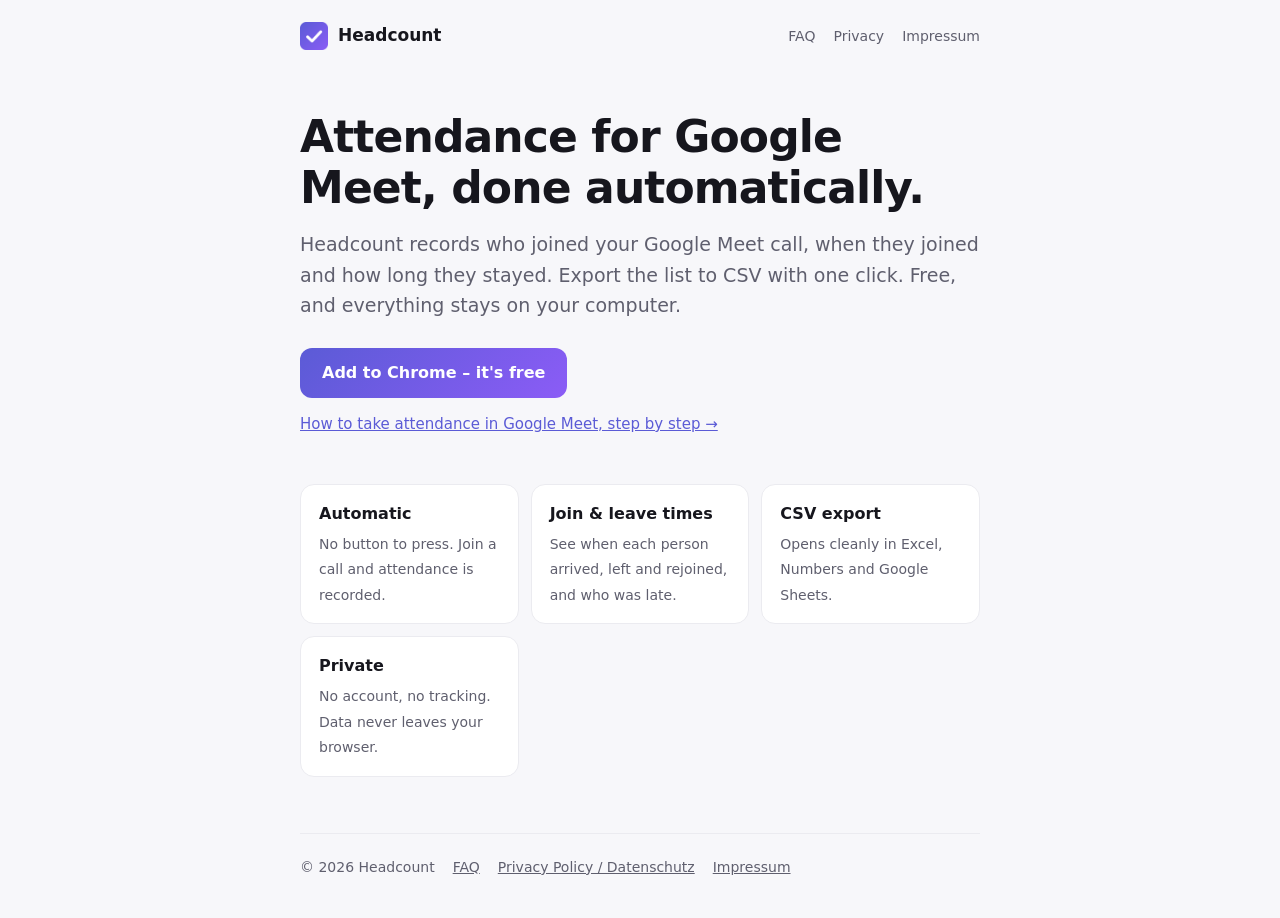
<file: index.html>
<!doctype html>
<html lang="en">
<head>
  <meta charset="utf-8">
  <meta name="viewport" content="width=device-width, initial-scale=1">
  <title>Headcount – Attendance for Google Meet</title>
  <meta name="description" content="Free Chrome extension that automatically records attendance in Google Meet calls. See who joined, when and for how long, and export to CSV. Runs 100% locally.">
  <link rel="icon" href="icon.png">
  <link rel="stylesheet" href="style.css">
</head>
<body>
  <div class="wrap">
    <nav>
      <a class="brand" href="./"><img src="icon.png" alt="">Headcount</a>
      <div class="links"><a href="faq.html">FAQ</a><a href="privacy.html">Privacy</a><a href="impressum.html">Impressum</a></div>
    </nav>

    <h1>Attendance for Google Meet, done automatically.</h1>
    <p class="lead">Headcount records who joined your Google Meet call, when they joined and how long they stayed. Export the list to CSV with one click. Free, and everything stays on your computer.</p>
    <a class="cta" href="https://chromewebstore.google.com/detail/foiemggjiogkjdjhnidhcifikhcgmnhk">Add to Chrome – it's free</a>
    <p class="muted" style="margin-top:14px;font-size:15px"><a href="faq.html">How to take attendance in Google Meet, step by step →</a></p>

    <div class="features">
      <div class="feature"><strong>Automatic</strong><span>No button to press. Join a call and attendance is recorded.</span></div>
      <div class="feature"><strong>Join &amp; leave times</strong><span>See when each person arrived, left and rejoined, and who was late.</span></div>
      <div class="feature"><strong>CSV export</strong><span>Opens cleanly in Excel, Numbers and Google Sheets.</span></div>
      <div class="feature"><strong>Private</strong><span>No account, no tracking. Data never leaves your browser.</span></div>
    </div>

    <footer>
      <span>© 2026 Headcount</span>
      <a href="faq.html">FAQ</a>
      <a href="privacy.html">Privacy Policy / Datenschutz</a>
      <a href="impressum.html">Impressum</a>
    </footer>
  </div>
</body>
</html>
</file>
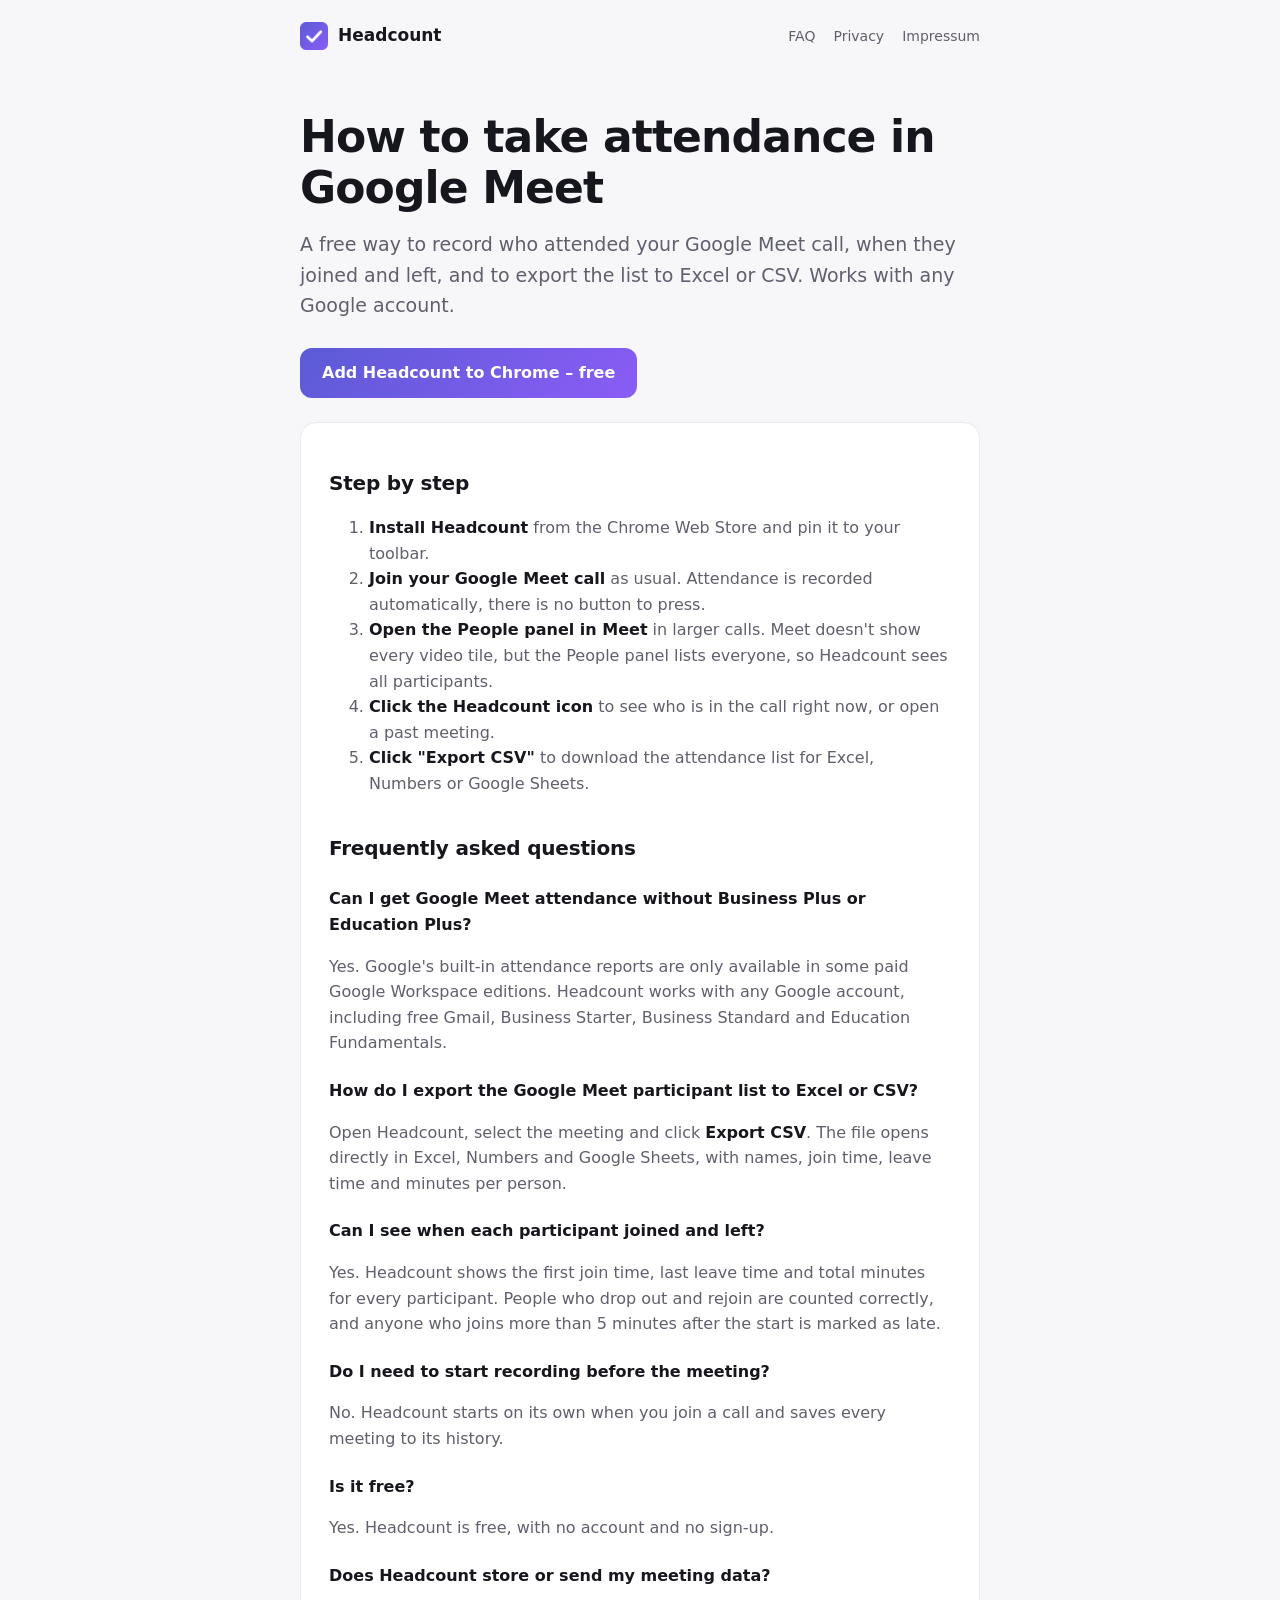
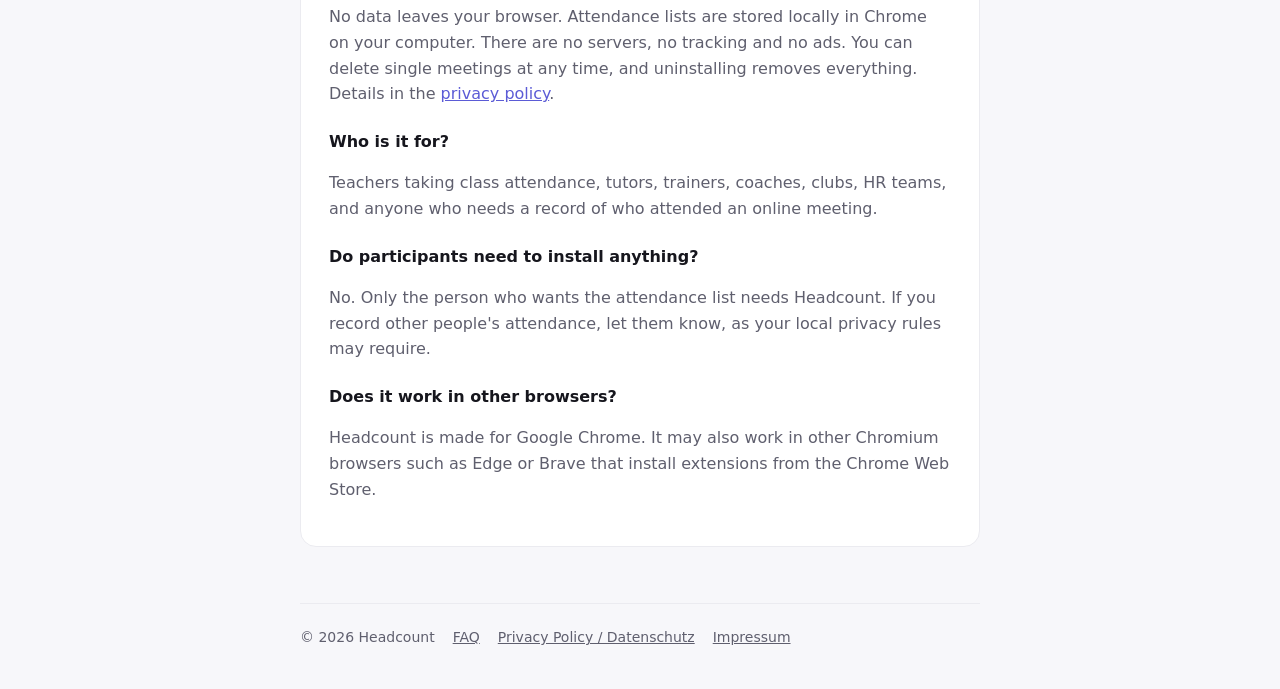
<file: faq.html>
<!doctype html>
<html lang="en">
<head>
  <meta charset="utf-8">
  <meta name="viewport" content="width=device-width, initial-scale=1">
  <title>How to take attendance in Google Meet (free) – Headcount FAQ</title>
  <meta name="description" content="How to take attendance in Google Meet for free, see join and leave times, and export the participant list to Excel or CSV, without a paid Google Workspace plan.">
  <link rel="icon" href="icon.png">
  <link rel="stylesheet" href="style.css">
  <script type="application/ld+json">
  {
    "@context": "https://schema.org",
    "@type": "FAQPage",
    "mainEntity": [
      {"@type": "Question", "name": "How do I take attendance in Google Meet?",
       "acceptedAnswer": {"@type": "Answer", "text": "Install the free Headcount extension for Chrome and join your Google Meet call. Headcount records who is in the call automatically. Click the Headcount icon to see the list, and export it to CSV after the call."}},
      {"@type": "Question", "name": "Can I get Google Meet attendance without Google Workspace Business Plus or Education Plus?",
       "acceptedAnswer": {"@type": "Answer", "text": "Yes. Google's built-in attendance reports are only available in some paid Google Workspace editions. Headcount works with any Google account, including free Gmail, Business Starter, Business Standard and Education Fundamentals."}},
      {"@type": "Question", "name": "How do I export the Google Meet participant list to Excel or CSV?",
       "acceptedAnswer": {"@type": "Answer", "text": "Open Headcount, select the meeting and click Export CSV. The file opens directly in Excel, Numbers and Google Sheets, with names, join time, leave time and minutes per person."}},
      {"@type": "Question", "name": "Can I see when each participant joined and left a Google Meet call?",
       "acceptedAnswer": {"@type": "Answer", "text": "Yes. Headcount shows the first join time, last leave time and total minutes for every participant, counts people who drop out and rejoin correctly, and marks participants who join more than 5 minutes after the start as late."}},
      {"@type": "Question", "name": "Is Headcount free?",
       "acceptedAnswer": {"@type": "Answer", "text": "Yes. Headcount is free, with no account and no sign-up."}},
      {"@type": "Question", "name": "Does Headcount store or send my meeting data?",
       "acceptedAnswer": {"@type": "Answer", "text": "No data leaves your browser. Attendance lists are stored locally in Chrome on your computer. Headcount has no servers, no tracking and no ads. You can delete meetings at any time, and uninstalling removes everything."}}
    ]
  }
  </script>
</head>
<body>
  <div class="wrap">
    <nav>
      <a class="brand" href="./"><img src="icon.png" alt="">Headcount</a>
      <div class="links"><a href="faq.html">FAQ</a><a href="privacy.html">Privacy</a><a href="impressum.html">Impressum</a></div>
    </nav>

    <h1>How to take attendance in Google Meet</h1>
    <p class="lead">A free way to record who attended your Google Meet call, when they joined and left, and to export the list to Excel or CSV. Works with any Google account.</p>
    <a class="cta" href="https://chromewebstore.google.com/detail/foiemggjiogkjdjhnidhcifikhcgmnhk">Add Headcount to Chrome – free</a>

    <div class="doc">
      <h2>Step by step</h2>
      <ol>
        <li><strong>Install Headcount</strong> from the Chrome Web Store and pin it to your toolbar.</li>
        <li><strong>Join your Google Meet call</strong> as usual. Attendance is recorded automatically, there is no button to press.</li>
        <li><strong>Open the People panel in Meet</strong> in larger calls. Meet doesn't show every video tile, but the People panel lists everyone, so Headcount sees all participants.</li>
        <li><strong>Click the Headcount icon</strong> to see who is in the call right now, or open a past meeting.</li>
        <li><strong>Click "Export CSV"</strong> to download the attendance list for Excel, Numbers or Google Sheets.</li>
      </ol>

      <h2>Frequently asked questions</h2>

      <h3>Can I get Google Meet attendance without Business Plus or Education Plus?</h3>
      <p>Yes. Google's built-in attendance reports are only available in some paid Google Workspace editions. Headcount works with any Google account, including free Gmail, Business Starter, Business Standard and Education Fundamentals.</p>

      <h3>How do I export the Google Meet participant list to Excel or CSV?</h3>
      <p>Open Headcount, select the meeting and click <strong>Export CSV</strong>. The file opens directly in Excel, Numbers and Google Sheets, with names, join time, leave time and minutes per person.</p>

      <h3>Can I see when each participant joined and left?</h3>
      <p>Yes. Headcount shows the first join time, last leave time and total minutes for every participant. People who drop out and rejoin are counted correctly, and anyone who joins more than 5 minutes after the start is marked as late.</p>

      <h3>Do I need to start recording before the meeting?</h3>
      <p>No. Headcount starts on its own when you join a call and saves every meeting to its history.</p>

      <h3>Is it free?</h3>
      <p>Yes. Headcount is free, with no account and no sign-up.</p>

      <h3>Does Headcount store or send my meeting data?</h3>
      <p>No data leaves your browser. Attendance lists are stored locally in Chrome on your computer. There are no servers, no tracking and no ads. You can delete single meetings at any time, and uninstalling removes everything. Details in the <a href="privacy.html">privacy policy</a>.</p>

      <h3>Who is it for?</h3>
      <p>Teachers taking class attendance, tutors, trainers, coaches, clubs, HR teams, and anyone who needs a record of who attended an online meeting.</p>

      <h3>Do participants need to install anything?</h3>
      <p>No. Only the person who wants the attendance list needs Headcount. If you record other people's attendance, let them know, as your local privacy rules may require.</p>

      <h3>Does it work in other browsers?</h3>
      <p>Headcount is made for Google Chrome. It may also work in other Chromium browsers such as Edge or Brave that install extensions from the Chrome Web Store.</p>
    </div>

    <footer>
      <span>© 2026 Headcount</span>
      <a href="faq.html">FAQ</a>
      <a href="privacy.html">Privacy Policy / Datenschutz</a>
      <a href="impressum.html">Impressum</a>
    </footer>
  </div>
</body>
</html>
</file>
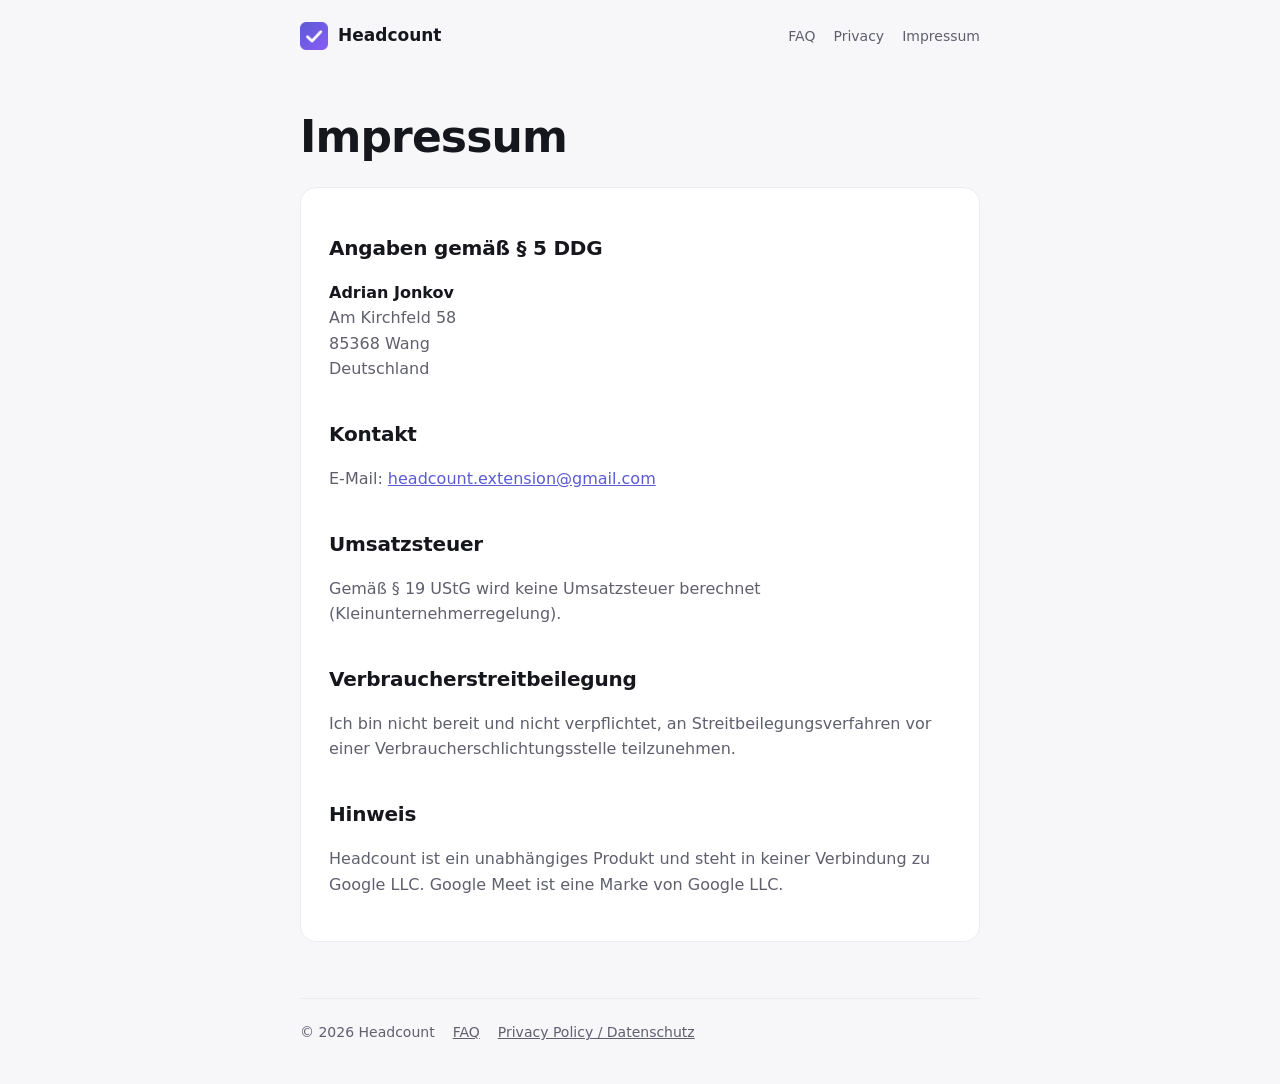
<file: impressum.html>
<!doctype html>
<html lang="de">
<head>
  <meta charset="utf-8">
  <meta name="viewport" content="width=device-width, initial-scale=1">
  <title>Impressum – Headcount</title>
  <meta name="robots" content="noindex">
  <link rel="icon" href="icon.png">
  <link rel="stylesheet" href="style.css">
</head>
<body>
  <div class="wrap">
    <nav>
      <a class="brand" href="./"><img src="icon.png" alt="">Headcount</a>
      <div class="links"><a href="faq.html">FAQ</a><a href="privacy.html">Privacy</a><a href="impressum.html">Impressum</a></div>
    </nav>

    <h1>Impressum</h1>

    <div class="doc">
      <h2>Angaben gemäß § 5 DDG</h2>
      <p>
        <strong>Adrian Jonkov</strong><br>
        Am Kirchfeld 58<br>
        85368 Wang<br>
        Deutschland
      </p>

      <h2>Kontakt</h2>
      <p>E-Mail: <a href="mailto:headcount.extension@gmail.com">headcount.extension@gmail.com</a></p>

      <h2>Umsatzsteuer</h2>
      <p>Gemäß § 19 UStG wird keine Umsatzsteuer berechnet (Kleinunternehmerregelung).</p>

      <h2>Verbraucherstreitbeilegung</h2>
      <p>Ich bin nicht bereit und nicht verpflichtet, an Streitbeilegungsverfahren vor einer Verbraucherschlichtungsstelle teilzunehmen.</p>

      <h2>Hinweis</h2>
      <p>Headcount ist ein unabhängiges Produkt und steht in keiner Verbindung zu Google LLC. Google Meet ist eine Marke von Google LLC.</p>
    </div>

    <footer>
      <span>© 2026 Headcount</span>
      <a href="faq.html">FAQ</a>
      <a href="privacy.html">Privacy Policy / Datenschutz</a>
    </footer>
  </div>
</body>
</html>
</file>
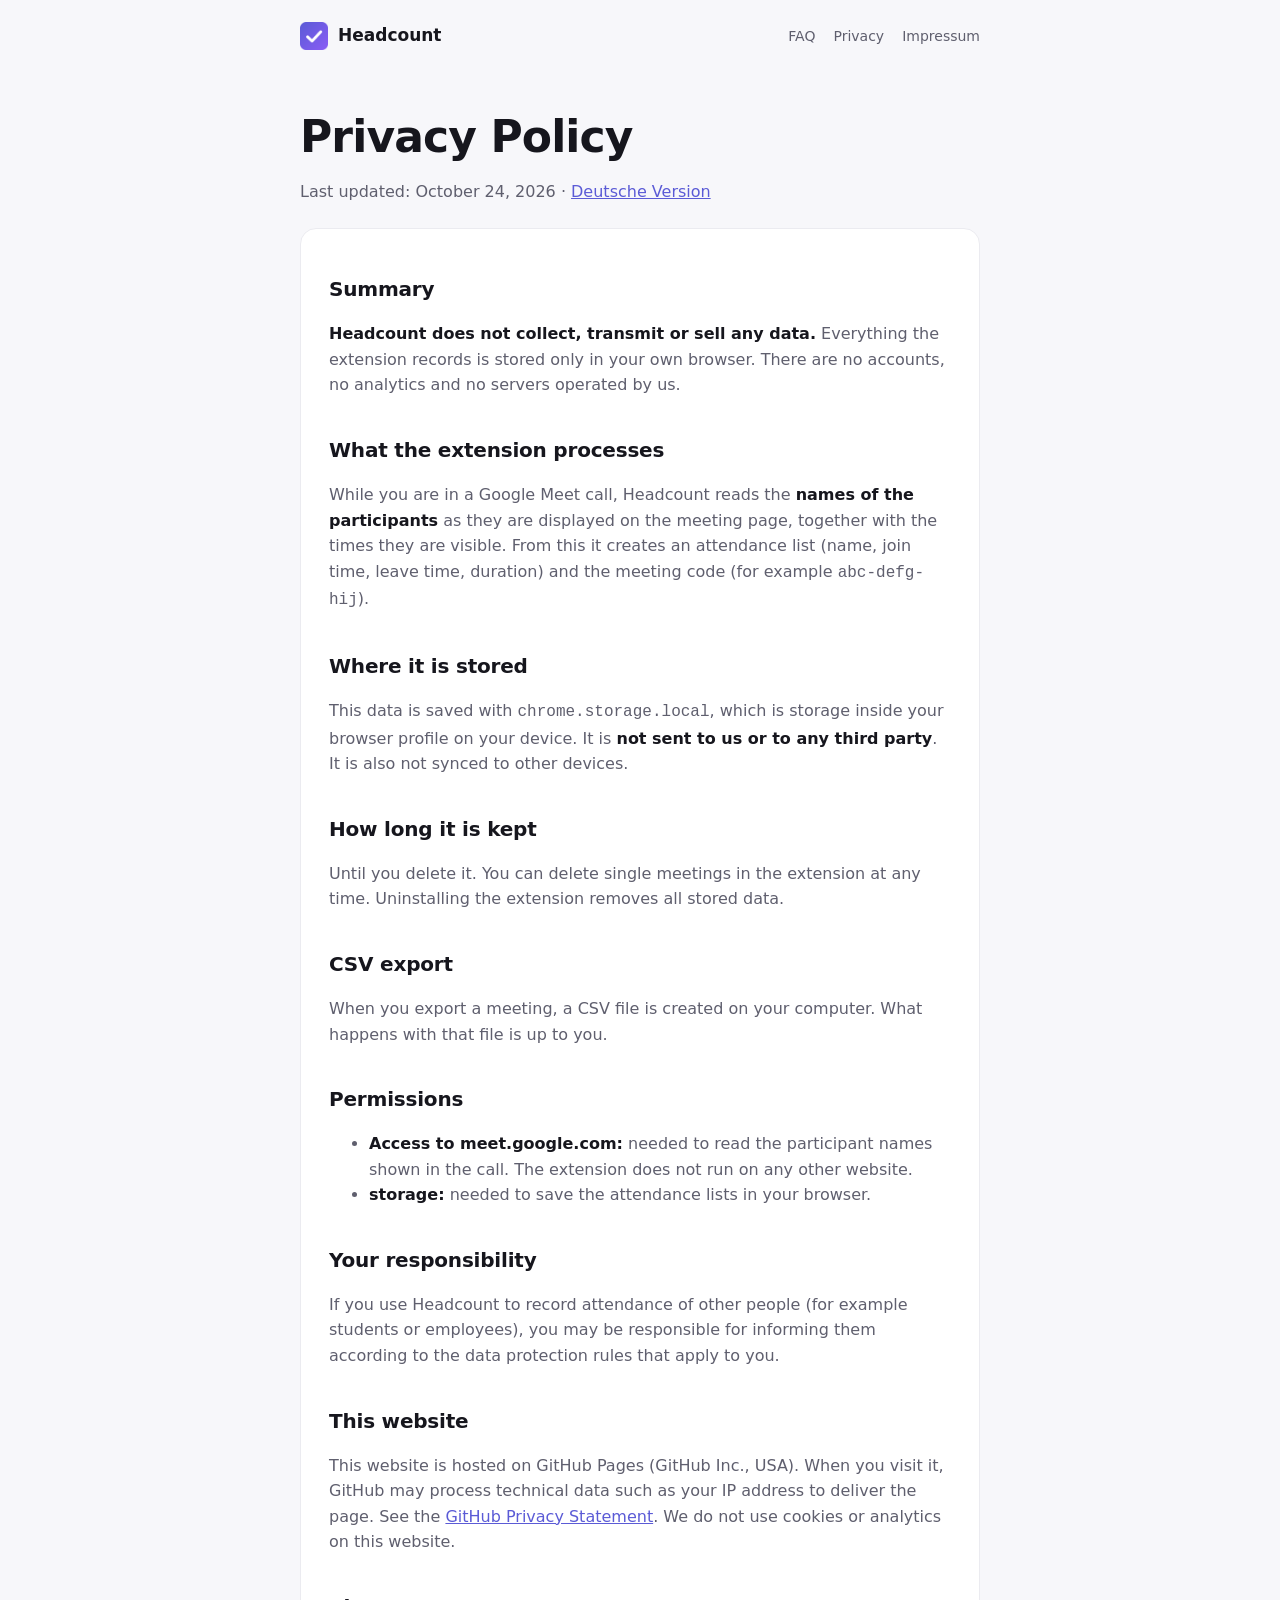
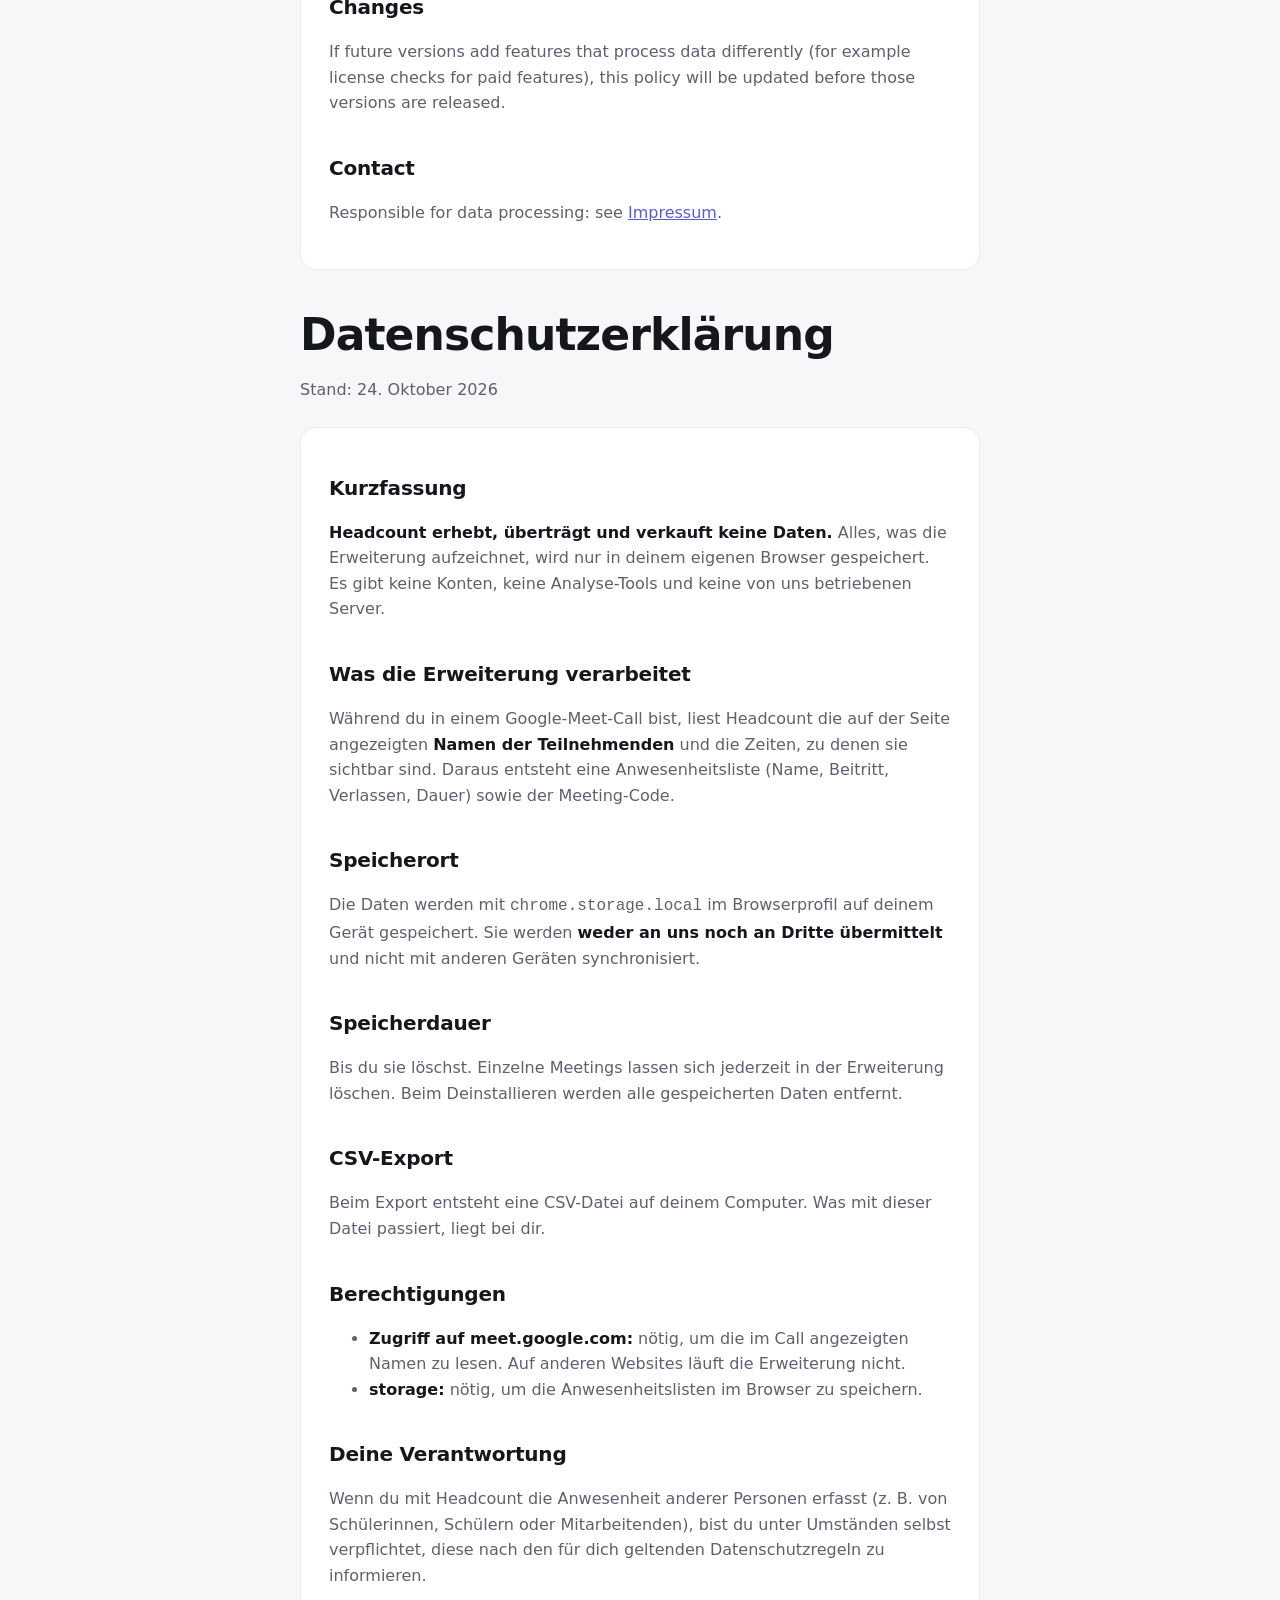
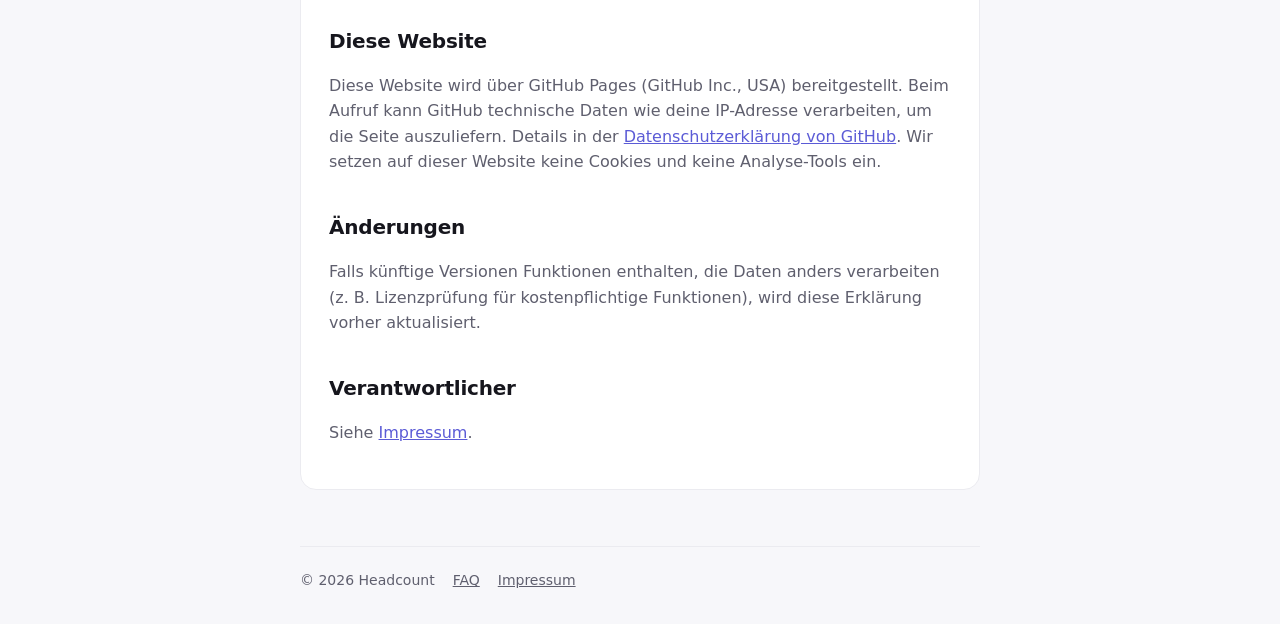
<file: privacy.html>
<!doctype html>
<html lang="en">
<head>
  <meta charset="utf-8">
  <meta name="viewport" content="width=device-width, initial-scale=1">
  <title>Privacy Policy – Headcount</title>
  <link rel="icon" href="icon.png">
  <link rel="stylesheet" href="style.css">
</head>
<body>
  <div class="wrap">
    <nav>
      <a class="brand" href="./"><img src="icon.png" alt="">Headcount</a>
      <div class="links"><a href="faq.html">FAQ</a><a href="privacy.html">Privacy</a><a href="impressum.html">Impressum</a></div>
    </nav>

    <h1>Privacy Policy</h1>
    <p class="muted">Last updated: October 24, 2026 · <a href="#de">Deutsche Version</a></p>

    <div class="doc">
      <h2>Summary</h2>
      <p><strong>Headcount does not collect, transmit or sell any data.</strong> Everything the extension records is stored only in your own browser. There are no accounts, no analytics and no servers operated by us.</p>

      <h2>What the extension processes</h2>
      <p>While you are in a Google Meet call, Headcount reads the <strong>names of the participants</strong> as they are displayed on the meeting page, together with the times they are visible. From this it creates an attendance list (name, join time, leave time, duration) and the meeting code (for example <code>abc-defg-hij</code>).</p>

      <h2>Where it is stored</h2>
      <p>This data is saved with <code>chrome.storage.local</code>, which is storage inside your browser profile on your device. It is <strong>not sent to us or to any third party</strong>. It is also not synced to other devices.</p>

      <h2>How long it is kept</h2>
      <p>Until you delete it. You can delete single meetings in the extension at any time. Uninstalling the extension removes all stored data.</p>

      <h2>CSV export</h2>
      <p>When you export a meeting, a CSV file is created on your computer. What happens with that file is up to you.</p>

      <h2>Permissions</h2>
      <ul>
        <li><strong>Access to meet.google.com:</strong> needed to read the participant names shown in the call. The extension does not run on any other website.</li>
        <li><strong>storage:</strong> needed to save the attendance lists in your browser.</li>
      </ul>

      <h2>Your responsibility</h2>
      <p>If you use Headcount to record attendance of other people (for example students or employees), you may be responsible for informing them according to the data protection rules that apply to you.</p>

      <h2>This website</h2>
      <p>This website is hosted on GitHub Pages (GitHub Inc., USA). When you visit it, GitHub may process technical data such as your IP address to deliver the page. See the <a href="https://docs.github.com/en/site-policy/privacy-policies/github-general-privacy-statement">GitHub Privacy Statement</a>. We do not use cookies or analytics on this website.</p>

      <h2>Changes</h2>
      <p>If future versions add features that process data differently (for example license checks for paid features), this policy will be updated before those versions are released.</p>

      <h2>Contact</h2>
      <p>Responsible for data processing: see <a href="impressum.html">Impressum</a>.</p>
    </div>

    <h1 id="de">Datenschutzerklärung</h1>
    <p class="muted">Stand: 24. Oktober 2026</p>

    <div class="doc">
      <h2>Kurzfassung</h2>
      <p><strong>Headcount erhebt, überträgt und verkauft keine Daten.</strong> Alles, was die Erweiterung aufzeichnet, wird nur in deinem eigenen Browser gespeichert. Es gibt keine Konten, keine Analyse-Tools und keine von uns betriebenen Server.</p>

      <h2>Was die Erweiterung verarbeitet</h2>
      <p>Während du in einem Google-Meet-Call bist, liest Headcount die auf der Seite angezeigten <strong>Namen der Teilnehmenden</strong> und die Zeiten, zu denen sie sichtbar sind. Daraus entsteht eine Anwesenheitsliste (Name, Beitritt, Verlassen, Dauer) sowie der Meeting-Code.</p>

      <h2>Speicherort</h2>
      <p>Die Daten werden mit <code>chrome.storage.local</code> im Browserprofil auf deinem Gerät gespeichert. Sie werden <strong>weder an uns noch an Dritte übermittelt</strong> und nicht mit anderen Geräten synchronisiert.</p>

      <h2>Speicherdauer</h2>
      <p>Bis du sie löschst. Einzelne Meetings lassen sich jederzeit in der Erweiterung löschen. Beim Deinstallieren werden alle gespeicherten Daten entfernt.</p>

      <h2>CSV-Export</h2>
      <p>Beim Export entsteht eine CSV-Datei auf deinem Computer. Was mit dieser Datei passiert, liegt bei dir.</p>

      <h2>Berechtigungen</h2>
      <ul>
        <li><strong>Zugriff auf meet.google.com:</strong> nötig, um die im Call angezeigten Namen zu lesen. Auf anderen Websites läuft die Erweiterung nicht.</li>
        <li><strong>storage:</strong> nötig, um die Anwesenheitslisten im Browser zu speichern.</li>
      </ul>

      <h2>Deine Verantwortung</h2>
      <p>Wenn du mit Headcount die Anwesenheit anderer Personen erfasst (z. B. von Schülerinnen, Schülern oder Mitarbeitenden), bist du unter Umständen selbst verpflichtet, diese nach den für dich geltenden Datenschutzregeln zu informieren.</p>

      <h2>Diese Website</h2>
      <p>Diese Website wird über GitHub Pages (GitHub Inc., USA) bereitgestellt. Beim Aufruf kann GitHub technische Daten wie deine IP-Adresse verarbeiten, um die Seite auszuliefern. Details in der <a href="https://docs.github.com/de/site-policy/privacy-policies/github-general-privacy-statement">Datenschutzerklärung von GitHub</a>. Wir setzen auf dieser Website keine Cookies und keine Analyse-Tools ein.</p>

      <h2>Änderungen</h2>
      <p>Falls künftige Versionen Funktionen enthalten, die Daten anders verarbeiten (z. B. Lizenzprüfung für kostenpflichtige Funktionen), wird diese Erklärung vorher aktualisiert.</p>

      <h2>Verantwortlicher</h2>
      <p>Siehe <a href="impressum.html">Impressum</a>.</p>
    </div>

    <footer>
      <span>© 2026 Headcount</span>
      <a href="faq.html">FAQ</a>
      <a href="impressum.html">Impressum</a>
    </footer>
  </div>
</body>
</html>
</file>
<file: style.css>
:root {
  --bg: #f7f7fa;
  --surface: #ffffff;
  --fg: #16161d;
  --muted: #5f5f6e;
  --line: #ebebf0;
  --brand: #5b5bd6;
  --brand-2: #8b5cf6;
}
@media (prefers-color-scheme: dark) {
  :root { --bg: #111114; --surface: #1b1b20; --fg: #ededf2; --muted: #a0a0ad; --line: #2a2a31; --brand: #8b8bf5; --brand-2: #a78bfa; }
}
* { box-sizing: border-box; }
body { margin: 0; background: var(--bg); color: var(--fg); font: 16px/1.6 system-ui, -apple-system, "Segoe UI", Roboto, sans-serif; -webkit-font-smoothing: antialiased; }
.wrap { max-width: 720px; margin: 0 auto; padding: 0 20px; }
nav { display: flex; align-items: center; gap: 10px; padding: 22px 0; }
nav a.brand { display: flex; align-items: center; gap: 10px; font-weight: 650; color: inherit; text-decoration: none; font-size: 17px; }
nav img { width: 28px; height: 28px; }
nav .links { margin-left: auto; display: flex; gap: 18px; font-size: 14px; }
a { color: var(--brand); }
nav .links a { color: var(--muted); text-decoration: none; }
nav .links a:hover { color: var(--fg); }
h1 { font-size: clamp(30px, 6vw, 44px); line-height: 1.15; letter-spacing: -.02em; margin: 40px 0 16px; }
h2 { font-size: 20px; margin: 36px 0 8px; letter-spacing: -.01em; }
h3 { font-size: 16px; margin: 22px 0 4px; }
.lead { font-size: 19px; color: var(--muted); margin: 0 0 28px; }
.cta { display: inline-block; padding: 12px 22px; border-radius: 12px; color: #fff; font-weight: 600; text-decoration: none; background: linear-gradient(135deg, var(--brand), var(--brand-2)); }
.features { display: grid; grid-template-columns: repeat(auto-fit, minmax(200px, 1fr)); gap: 12px; margin: 48px 0; }
.feature { background: var(--surface); border: 1px solid var(--line); border-radius: 14px; padding: 16px 18px; }
.feature strong { display: block; margin-bottom: 4px; }
.feature span { color: var(--muted); font-size: 14px; }
.doc { background: var(--surface); border: 1px solid var(--line); border-radius: 16px; padding: 8px 28px 28px; margin: 24px 0; }
.doc p, .doc li { color: var(--muted); }
.doc strong { color: var(--fg); }
.muted { color: var(--muted); }
footer { border-top: 1px solid var(--line); margin-top: 56px; padding: 22px 0 40px; font-size: 14px; color: var(--muted); display: flex; gap: 18px; flex-wrap: wrap; }
footer a { color: var(--muted); }
</file>
